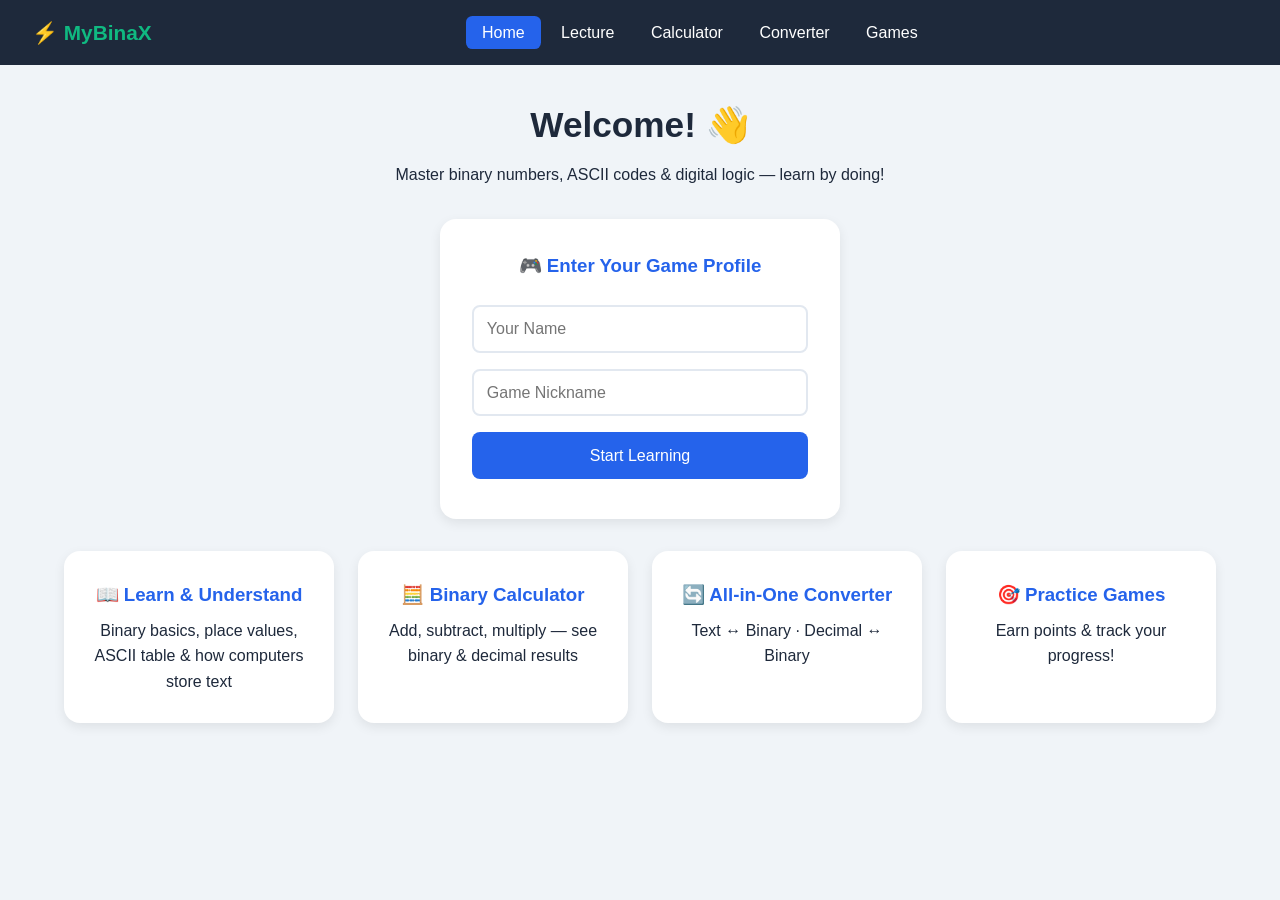
<file: index.html>
<!DOCTYPE html>
<html lang="en">
<head>
    <meta charset="UTF-8">
    <meta name="viewport" content="width=device-width, initial-scale=1.0">
    <title>MyBinaX — Binary Learning Hub</title>
    <link rel="stylesheet" href="style.css">
</head>
<body>
    <nav class="navbar">
        <div class="nav-brand">⚡ MyBinaX</div>
        <div class="nav-links">
            <a href="index.html" class="active">Home</a>
            <a href="lecture.html">Lecture</a>
            <a href="calculator.html">Calculator</a>
            <a href="converter.html">Converter</a>
            <a href="games.html">Games</a>
            <a href="#" id="logoutLink" class="hidden">🚪 Logout</a>
        </div>
        <div class="gamer-tag" id="gamerTag"></div>
    </nav>

    <section class="hero">
        <h1 id="welcomeMsg">Welcome! 👋</h1>
        <p>Master binary numbers, ASCII codes & digital logic — learn by doing!</p>
        
        <div id="authSection" class="auth-box">
            <h3>🎮 Enter Your Game Profile</h3>
            <input type="text" id="nameInput" placeholder="Your Name" required>
            <input type="text" id="gameNameInput" placeholder="Game Nickname" required>
            <button onclick="saveProfile()">Start Learning</button>
        </div>

        <div class="card-grid" id="featureCards">
            <a href="lecture.html" class="card">
                <h3>📖 Learn & Understand</h3>
                <p>Binary basics, place values, ASCII table & how computers store text</p>
            </a>
            <a href="calculator.html" class="card">
                <h3>🧮 Binary Calculator</h3>
                <p>Add, subtract, multiply — see binary & decimal results</p>
            </a>
            <a href="converter.html" class="card">
                <h3>🔄 All-in-One Converter</h3>
                <p>Text ↔ Binary · Decimal ↔ Binary</p>
            </a>
            <a href="games.html" class="card">
                <h3>🎯 Practice Games</h3>
                <p>Earn points & track your progress!</p>
            </a>
        </div>
    </section>

<script src="script.js"></script>
<script>
function saveProfile() {
    const name = document.getElementById('nameInput').value.trim();
    const gameName = document.getElementById('gameNameInput').value.trim();
    if (!name || !gameName) return alert('Fill in both fields!');
    
    localStorage.setItem('fullName', name);
    localStorage.setItem('gameName', gameName);
    updateUI();
}

function updateUI() {
    const gameName = localStorage.getItem('gameName');
    if (gameName) {
        document.getElementById('welcomeMsg').innerHTML = `Hello, <span class="game-name">${gameName}</span>! 👋`;
        document.getElementById('authSection').classList.add('hidden');
        document.getElementById('gamerTag').innerHTML = `Playing as: <span class="game-name">${gameName}</span>`;
        document.getElementById('logoutLink').classList.remove('hidden');
    }
}

document.getElementById('logoutLink').addEventListener('click', (e) => {
    e.preventDefault();
    localStorage.removeItem('fullName');
    localStorage.removeItem('gameName');
    location.reload();
});

updateUI();
</script>
</body>
</html>
</file>
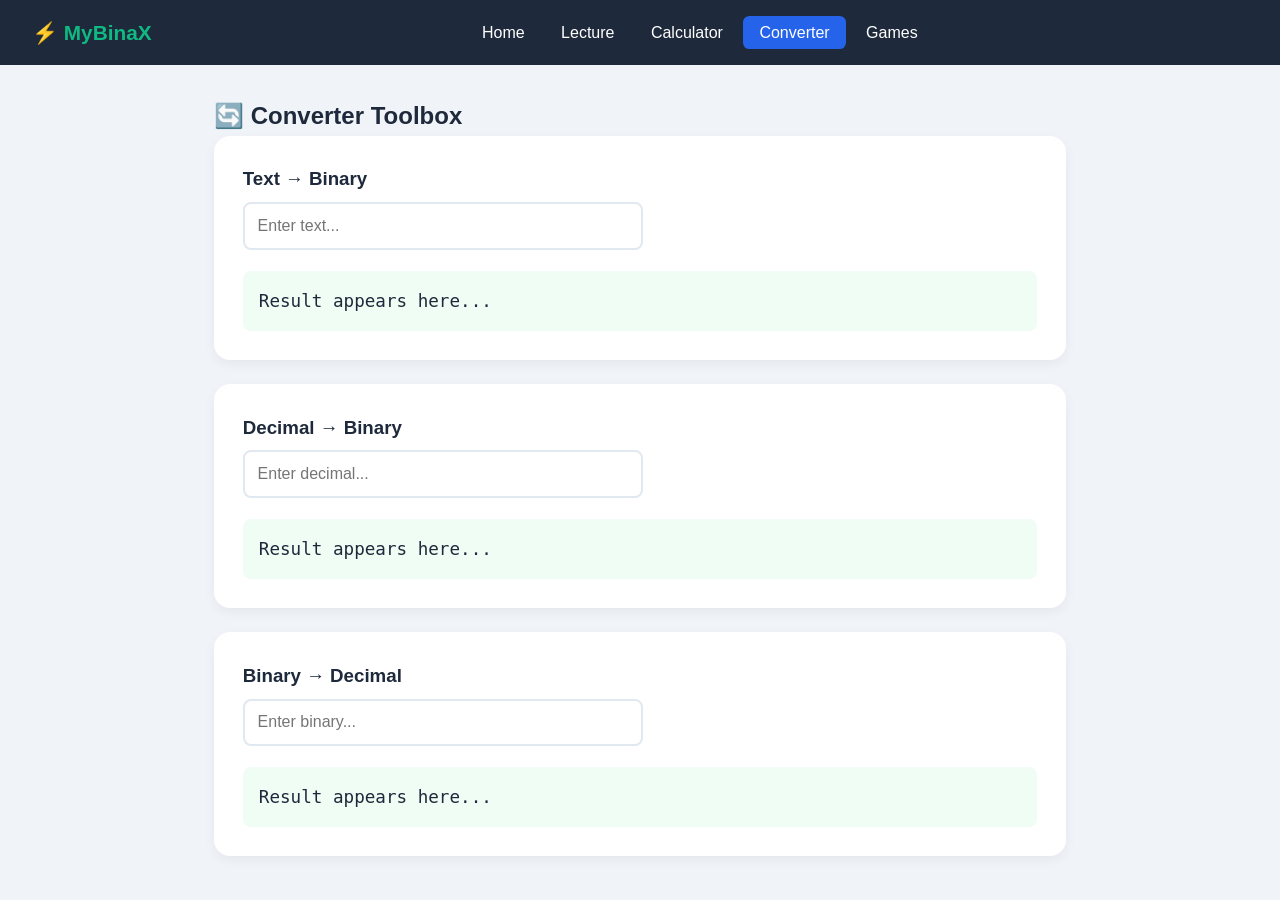
<file: converter.html>
<!DOCTYPE html>
<html lang="en">
<head>
    <meta charset="UTF-8">
    <meta name="viewport" content="width=device-width, initial-scale=1.0">
    <title>Converter — MyBinaX</title>
    <link rel="stylesheet" href="style.css">
</head>
<body>
<nav class="navbar">
    <div class="nav-brand">⚡ MyBinaX</div>
    <div class="nav-links">
        <a href="index.html">Home</a>
        <a href="lecture.html">Lecture</a>
        <a href="calculator.html">Calculator</a>
        <a href="converter.html" class="active">Converter</a>
        <a href="games.html">Games</a>
    </div>
    <div class="gamer-tag" id="gamerTag"></div>
</nav>

<section class="tool-container">
    <h1>🔄 Converter Toolbox</h1>

    <div class="converter-group">
        <h3>Text → Binary</h3>
        <input type="text" id="textToBin" placeholder="Enter text..." oninput="textBinaryConvert()">
        <div id="textBinResult" class="output-box">Result appears here...</div>
    </div>

    <div class="converter-group">
        <h3>Decimal → Binary</h3>
        <input type="number" id="decInput" placeholder="Enter decimal..." oninput="decBinConvert()">
        <div id="decBinResult" class="output-box">Result appears here...</div>
    </div>

    <div class="converter-group">
        <h3>Binary → Decimal</h3>
        <input type="text" id="binInput" placeholder="Enter binary..." oninput="binDecConvert()">
        <div id="binDecResult" class="output-box">Result appears here...</div>
    </div>
</section>

<script src="script.js"></script>
<script>
document.getElementById('gamerTag').innerHTML = 
  localStorage.getItem('gameName') ? `Playing as: <span class="game-name">${localStorage.getItem('gameName')}</span>` : '';
</script>
</body>
</html>
</file>
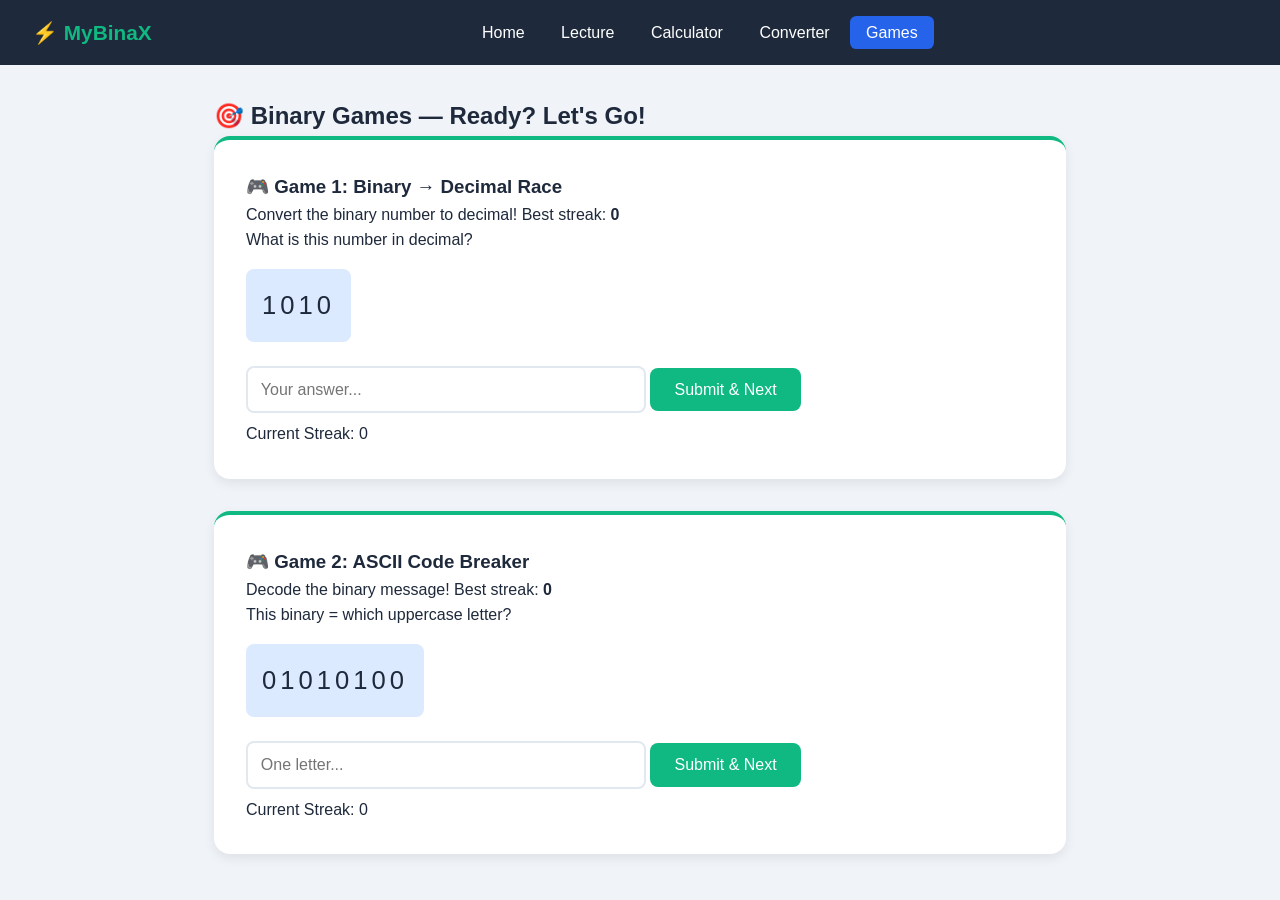
<file: games.html>
<!DOCTYPE html>
<html lang="en">
<head>
    <meta charset="UTF-8">
    <meta name="viewport" content="width=device-width, initial-scale=1.0">
    <title>Games — MyBinaX</title>
    <link rel="stylesheet" href="style.css">
</head>
<body>
<nav class="navbar">
    <div class="nav-brand">⚡ MyBinaX</div>
    <div class="nav-links">
        <a href="index.html">Home</a>
        <a href="lecture.html">Lecture</a>
        <a href="calculator.html">Calculator</a>
        <a href="converter.html">Converter</a>
        <a href="games.html" class="active">Games</a>
    </div>
    <div class="gamer-tag" id="gamerTag"></div>
</nav>

<section class="games-container">
    <h1>🎯 Binary Games — Ready? Let's Go!</h1>

    <div class="game-card">
        <h3>🎮 Game 1: Binary → Decimal Race</h3>
        <p>Convert the binary number to decimal! Best streak: <strong id="best1">0</strong></p>
        <div class="question-box">
            <p>What is this number in decimal?</p>
            <code id="binQuestion" class="big-binary">1010</code>
        </div>
        <input type="number" id="game1Answer" placeholder="Your answer...">
        <button onclick="checkGame1()">Submit & Next</button>
        <p>Current Streak: <span id="score1">0</span></p>
    </div>

    <div class="game-card">
        <h3>🎮 Game 2: ASCII Code Breaker</h3>
        <p>Decode the binary message! Best streak: <strong id="best2">0</strong></p>
        <div class="question-box">
            <p>This binary = which uppercase letter?</p>
            <code id="asciiQuestion" class="big-binary">01000001</code>
        </div>
        <input type="text" id="game2Answer" maxlength="1" placeholder="One letter...">
        <button onclick="checkGame2()">Submit & Next</button>
        <p>Current Streak: <span id="score2">0</span></p>
    </div>
</section>

<script src="script.js"></script>
<script>
let score1Val = 0, score2Val = 0;
let currentAns1 = 0, currentAns2 = '';

// Load saved best scores
let best1 = parseInt(localStorage.getItem('bestScore1') || '0');
let best2 = parseInt(localStorage.getItem('bestScore2') || '0');
document.getElementById('best1').textContent = best1;
document.getElementById('best2').textContent = best2;

function generateGame1() {
    const len = 4 + Math.floor(Math.random() * 3);
    let bits = '';
    for (let i = 0; i < len; i++) bits += Math.random() > 0.5 ? '1' : '0';
    document.getElementById('binQuestion').textContent = bits;
    currentAns1 = parseInt(bits, 2);
    document.getElementById('game1Answer').value = '';
}

function checkGame1() {
    const ans = parseInt(document.getElementById('game1Answer').value);
    if (ans === currentAns1) {
        score1Val++;
        alert('✅ Correct! +1');
    } else {
        alert(`❌ Answer was ${currentAns1}`);
        if (score1Val > best1) {
            best1 = score1Val;
            localStorage.setItem('bestScore1', best1);
            document.getElementById('best1').textContent = best1;
        }
        score1Val = 0;
    }
    document.getElementById('score1').textContent = score1Val;
    generateGame1();
}

function generateGame2() {
    const letters = 'ABCDEFGHIJKLMNOPQRSTUVWXYZ';
    const ch = letters[Math.floor(Math.random() * letters.length)];
    currentAns2 = ch;
    document.getElementById('asciiQuestion').textContent = ch.charCodeAt(0).toString(2).padStart(8, '0');
    document.getElementById('game2Answer').value = '';
}

function checkGame2() {
    const ans = (document.getElementById('game2Answer').value || '').toUpperCase();
    if (ans === currentAns2) {
        score2Val++;
        alert('✅ Code cracked! +1');
    } else {
        alert(`❌ Answer was ${currentAns2}`);
        if (score2Val > best2) {
            best2 = score2Val;
            localStorage.setItem('bestScore2', best2);
            document.getElementById('best2').textContent = best2;
        }
        score2Val = 0;
    }
    document.getElementById('score2').textContent = score2Val;
    generateGame2();
}

document.getElementById('gamerTag').innerHTML = 
  localStorage.getItem('gameName') ? `Playing as: <span class="game-name">${localStorage.getItem('gameName')}</span>` : '';

generateGame1();
generateGame2();
</script>
</body>
</html>
</file>
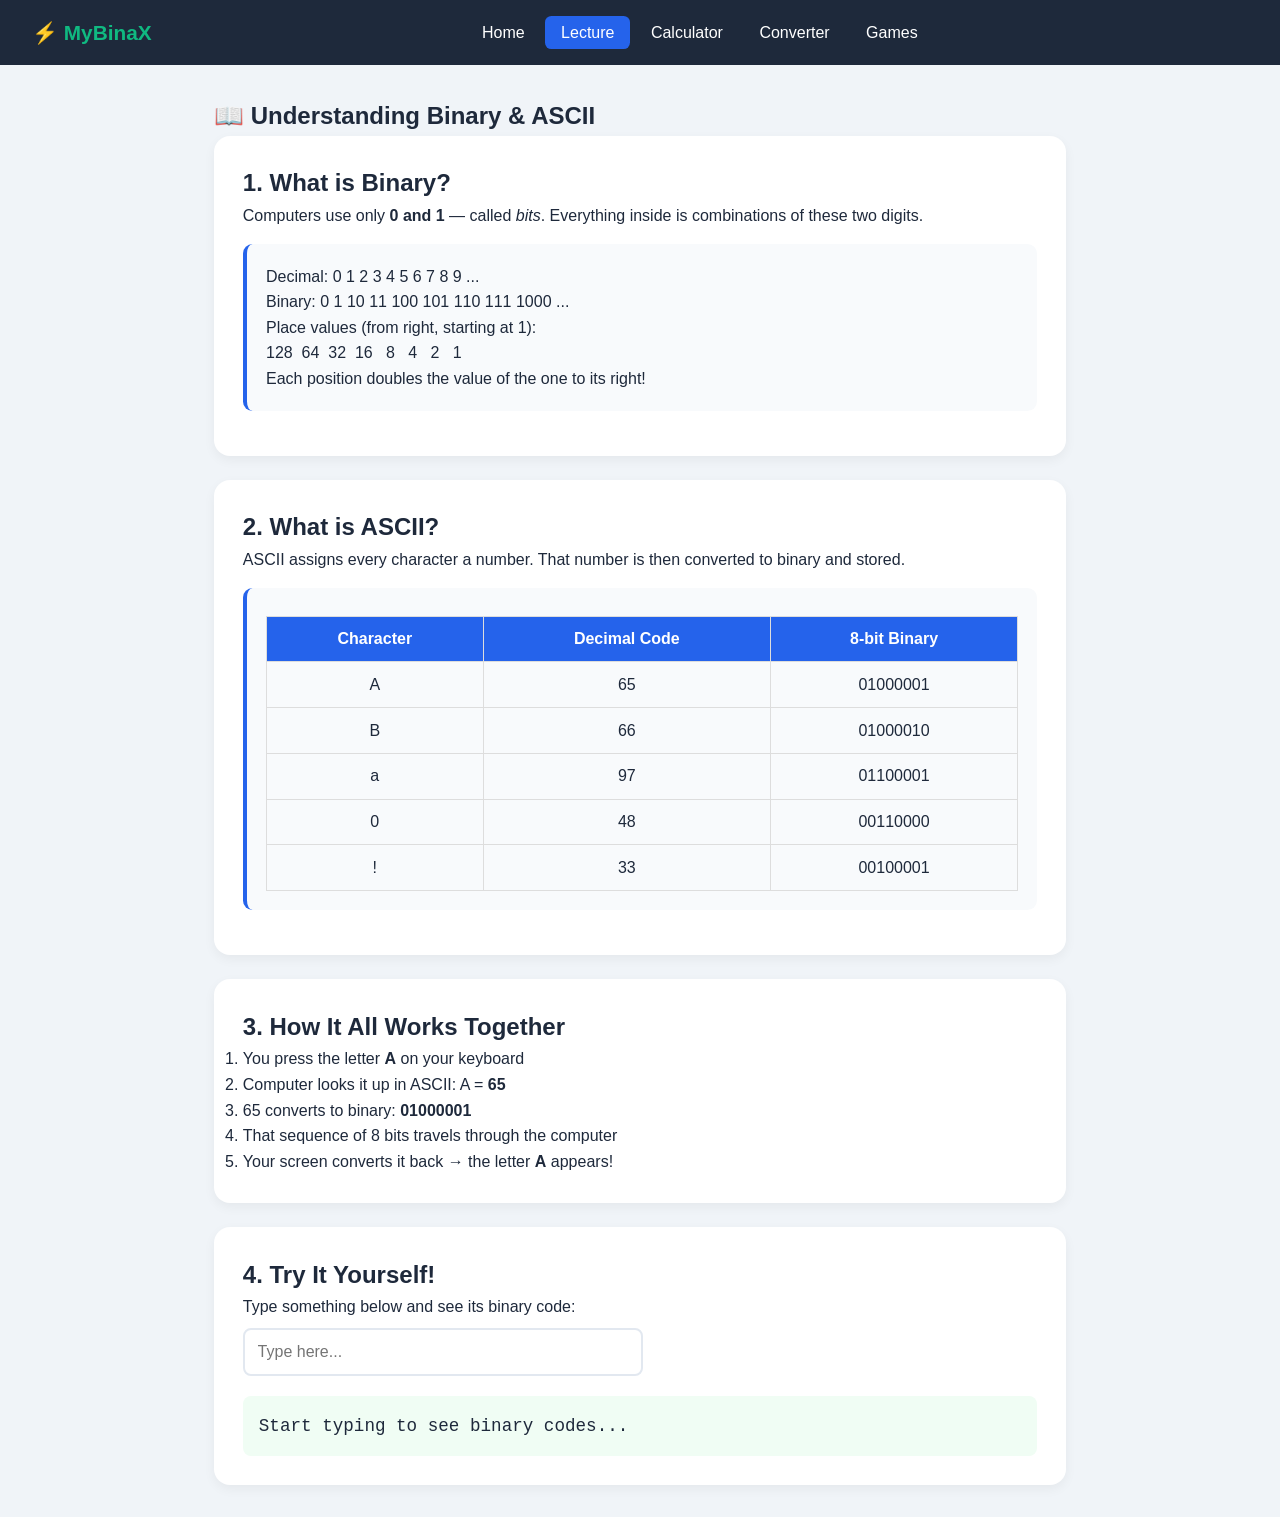
<file: lecture.html>
<!DOCTYPE html>
<html lang="en">
<head>
    <meta charset="UTF-8">
    <meta name="viewport" content="width=device-width, initial-scale=1.0">
    <title>Lecture — MyBinaX</title>
    <link rel="stylesheet" href="style.css">
</head>
<body>
<nav class="navbar">
    <div class="nav-brand">⚡ MyBinaX</div>
    <div class="nav-links">
        <a href="index.html">Home</a>
        <a href="lecture.html" class="active">Lecture</a>
        <a href="calculator.html">Calculator</a>
        <a href="converter.html">Converter</a>
        <a href="games.html">Games</a>
    </div>
    <div class="gamer-tag" id="gamerTag"></div>
</nav>

<section class="lesson-container">
    <h1>📖 Understanding Binary & ASCII</h1>

    <div class="lesson-section">
        <h2>1. What is Binary?</h2>
        <p>Computers use only <strong>0 and 1</strong> — called <em>bits</em>. Everything inside is combinations of these two digits.</p>
        <div class="example-box">
            <p>Decimal: 0 1 2 3 4 5 6 7 8 9 ...</p>
            <p>Binary:  0 1 10 11 100 101 110 111 1000 ...</p>
            <p>Place values (from right, starting at 1):<br>
            <code>128 &nbsp;64 &nbsp;32 &nbsp;16 &nbsp;&nbsp;8 &nbsp;&nbsp;4 &nbsp;&nbsp;2 &nbsp;&nbsp;1</code></p>
            <p>Each position doubles the value of the one to its right!</p>
        </div>
    </div>

    <div class="lesson-section">
        <h2>2. What is ASCII?</h2>
        <p>ASCII assigns every character a number. That number is then converted to binary and stored.</p>
        <div class="example-box">
            <table class="ascii-table">
                <tr><th>Character</th><th>Decimal Code</th><th>8-bit Binary</th></tr>
                <tr><td>A</td><td>65</td><td>01000001</td></tr>
                <tr><td>B</td><td>66</td><td>01000010</td></tr>
                <tr><td>a</td><td>97</td><td>01100001</td></tr>
                <tr><td>0</td><td>48</td><td>00110000</td></tr>
                <tr><td>!</td><td>33</td><td>00100001</td></tr>
            </table>
        </div>
    </div>

    <div class="lesson-section">
        <h2>3. How It All Works Together</h2>
        <ol>
            <li>You press the letter <strong>A</strong> on your keyboard</li>
            <li>Computer looks it up in ASCII: A = <strong>65</strong></li>
            <li>65 converts to binary: <strong>01000001</strong></li>
            <li>That sequence of 8 bits travels through the computer</li>
            <li>Your screen converts it back → the letter <strong>A</strong> appears!</li>
        </ol>
    </div>

    <div class="lesson-section">
        <h2>4. Try It Yourself!</h2>
        <p>Type something below and see its binary code:</p>
        <input type="text" id="asciiInput" placeholder="Type here..." oninput="showBinary()">
        <div id="binaryOutput" class="output-box">Start typing to see binary codes...</div>
    </div>
</section>

<script src="script.js"></script>
<script>
document.getElementById('gamerTag').innerHTML = 
  localStorage.getItem('gameName') ? `Playing as: <span class="game-name">${localStorage.getItem('gameName')}</span>` : '';
</script>
</body>
</html>
</file>
<file: style.css>
* { box-sizing: border-box; font-family: 'Segoe UI', sans-serif; margin: 0; padding: 0; }
:root {
    --primary: #2563eb;
    --dark: #1e293b;
    --accent: #10b981;
    --bg: #f0f4f8;
    --card: #ffffff;
    --name: #d946ef;
}
body { background: var(--bg); color: var(--dark); line-height: 1.6; }

.hidden { display: none !important; }

/* Navbar */
.navbar { background: var(--dark); color: white; padding: 1rem 2rem; display: flex; align-items: center; justify-content: space-between; flex-wrap: wrap; gap: 1rem; }
.nav-brand { font-weight: bold; font-size: 1.3rem; color: var(--accent); }
.nav-links a { color: white; text-decoration: none; padding: 0.5rem 1rem; border-radius: 0.4rem; transition: 0.2s; }
.nav-links a:hover, .nav-links a.active { background: var(--primary); }
.gamer-tag { color: #cbd5e1; font-size: 0.9rem; }
.game-name { color: var(--name); font-weight: bold; }

/* Hero & Cards */
.hero { max-width: 1200px; margin: 2rem auto; padding: 0 1.5rem; text-align: center; }
.hero h1 { font-size: 2.2rem; margin-bottom: 0.5rem; }
.card-grid { display: grid; grid-template-columns: repeat(auto-fit, minmax(240px, 1fr)); gap: 1.5rem; margin-top: 2rem; }
.card { background: var(--card); padding: 1.8rem; border-radius: 1rem; box-shadow: 0 4px 12px rgba(0,0,0,0.08); text-decoration: none; color: inherit; transition: 0.3s; }
.card:hover { transform: translateY(-5px); box-shadow: 0 8px 20px rgba(0,0,0,0.12); }
.card h3 { color: var(--primary); margin-bottom: 0.5rem; }

/* Auth Box */
.auth-box { background: white; padding: 2rem; border-radius: 1rem; box-shadow: 0 4px 12px rgba(0,0,0,0.08); max-width: 400px; margin: 2rem auto; }
.auth-box h3 { margin-bottom: 1rem; color: var(--primary); }
.auth-box input { width: 100%; padding: 0.8rem; margin: 0.5rem 0; border: 2px solid #e2e8f0; border-radius: 0.5rem; font-size: 1rem; }
.auth-box button { width: 100%; padding: 0.9rem; background: var(--primary); color: white; border: none; border-radius: 0.5rem; font-size: 1rem; cursor: pointer; margin-top: 0.5rem; transition: 0.2s; }
.auth-box button:hover { background: #1d4ed8; }

/* Lesson & Tools */
.lesson-container, .tool-container, .games-container { max-width: 900px; margin: 2rem auto; padding: 0 1.5rem; }
.lesson-section { background: white; padding: 1.8rem; margin-bottom: 1.5rem; border-radius: 1rem; box-shadow: 0 4px 12px rgba(0,0,0,0.05); }
.example-box { background: #f8fafc; padding: 1.2rem; border-radius: 0.6rem; margin: 1rem 0; border-left: 4px solid var(--primary); }
.ascii-table { width: 100%; border-collapse: collapse; margin-top: 0.5rem; }
.ascii-table th, .ascii-table td { border: 1px solid #ddd; padding: 0.6rem; text-align: center; }
.ascii-table th { background: var(--primary); color: white; }

input { padding: 0.8rem; border: 2px solid #e2e8f0; border-radius: 0.5rem; font-size: 1rem; margin: 0.5rem 0; width: 100%; max-width: 400px; }
button { padding: 0.8rem 1.5rem; background: var(--accent); color: white; border: none; border-radius: 0.5rem; font-size: 1rem; cursor: pointer; margin: 0.5rem 0; transition: 0.2s; }
button:hover { background: #059669; }

.output-box { background: #f0fdf4; padding: 1rem; border-radius: 0.5rem; margin-top: 0.8rem; font-family: monospace; font-size: 1.1rem; word-break: break-all; }
.result-display { margin-top: 1rem; font-size: 1.3rem; font-weight: bold; padding: 1rem; background: #eff6ff; border-radius: 0.5rem; }
.calculator-box, .converter-group { background: white; padding: 1.8rem; border-radius: 1rem; margin-bottom: 1.5rem; box-shadow: 0 4px 12px rgba(0,0,0,0.05); }
.big-binary { font-size: 1.6rem; letter-spacing: 4px; background: #dbeafe; padding: 1rem; border-radius: 0.5rem; display: inline-block; margin: 1rem 0; }
.game-card { background: white; padding: 2rem; border-radius: 1rem; margin-bottom: 2rem; box-shadow: 0 4px 12px rgba(0,0,0,0.08); border-top: 4px solid var(--accent); }
</file>
